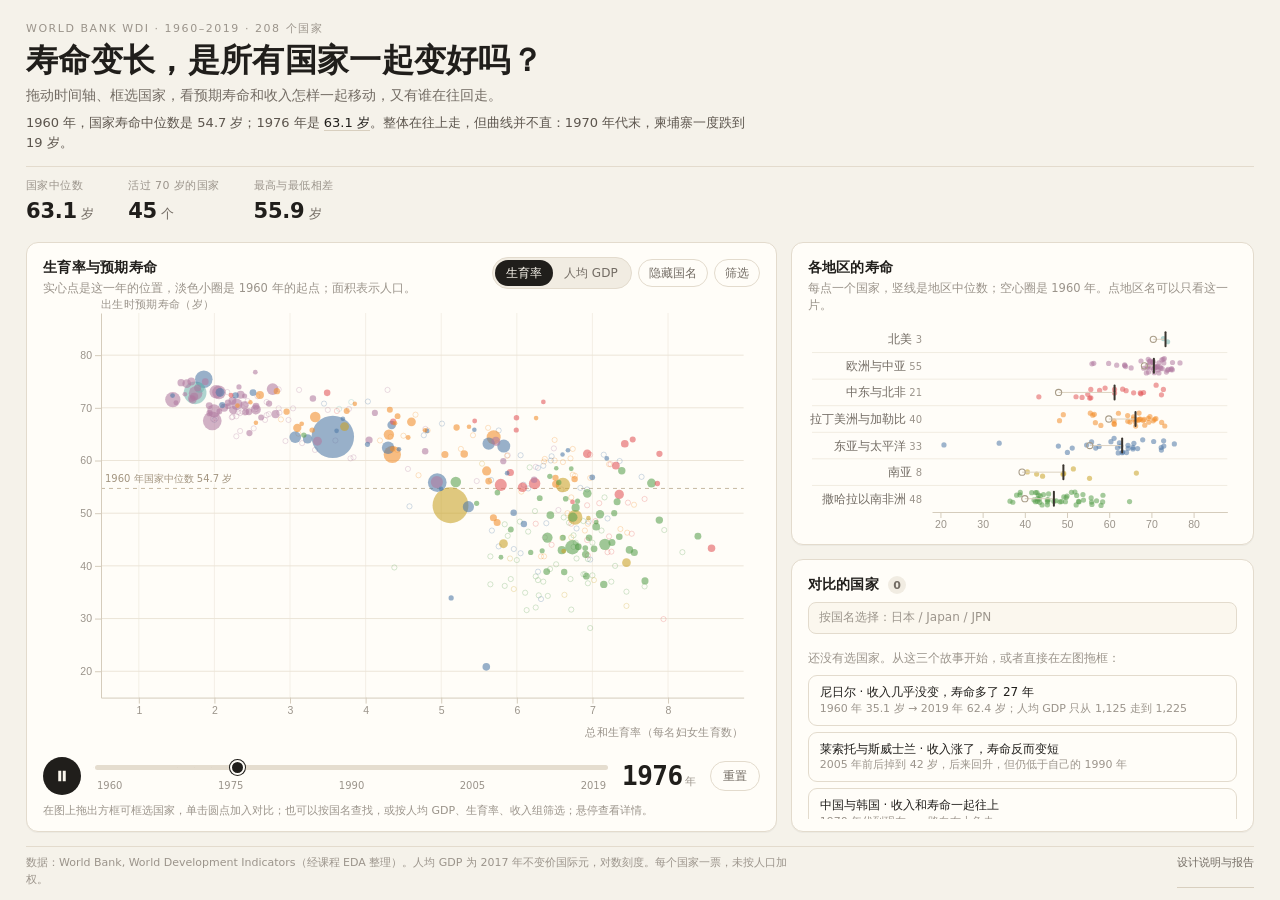
<file: index.html>
<!doctype html>
<html lang="zh-CN">
<head>
<meta charset="utf-8">
<meta name="viewport" content="width=device-width, initial-scale=1">
<title>寿命变长，是所有国家一起变好吗？</title>
<meta name="description" content="1960–2019 年，208 个国家的预期寿命与人均 GDP 交互式可视化。">
<link rel="stylesheet" href="styles.css?v=20261110d">
</head>
<body>
<div class="wrap">

  <header class="masthead">
    <div class="eyebrow">World Bank WDI · 1960–2019 · <span id="n-countries">208</span> 个国家</div>
    <h1>寿命变长，是所有国家一起变好吗？</h1>
    <p class="dek">拖动时间轴、框选国家，看预期寿命和收入怎样一起移动，又有谁在往回走。</p>
    <p class="story" id="story"></p>

    <div class="stats" aria-live="off">
      <div class="stat">
        <span class="stat-k">国家中位数</span>
        <span class="stat-v"><b id="stat-median">—</b> 岁</span>
      </div>
      <div class="stat">
        <span class="stat-k">活过 70 岁的国家</span>
        <span class="stat-v"><b id="stat-over70">—</b> 个</span>
      </div>
      <div class="stat">
        <span class="stat-k">最高与最低相差</span>
        <span class="stat-v"><b id="stat-spread">—</b> 岁</span>
      </div>
    </div>
  </header>

  <main>
    <section class="chart-main panel">
      <div class="chart-head">
        <div class="chart-head-main">
          <h2 id="chart-title">生育率与预期寿命</h2>
          <p class="chart-note" id="chart-note">实心点是这一年的位置，淡色小圈是 1960 年的起点；面积表示人口。</p>
        </div>
        <div class="chart-tools">
          <div class="toggle" role="group" aria-label="横轴指标">
            <button type="button" data-metric="fertility" class="on">生育率</button>
            <button type="button" data-metric="gdp">人均 GDP</button>
          </div>
          <button id="labels-btn" class="tool-btn" type="button" title="在主图上隐藏被选中国家的名字">隐藏国名</button>
          <button id="filter-btn" class="tool-btn" type="button" aria-expanded="false" aria-controls="filter-panel"
            title="按人均 GDP、生育率、收入组筛选国家">筛选<span class="tool-badge" id="filter-badge" hidden>0</span></button>

          <div class="filter-panel" id="filter-panel" hidden>
            <div class="flt-head">
              <h3>按指标筛选国家</h3>
              <button id="filter-clear" class="flt-clear" type="button">清除</button>
            </div>
            <p class="flt-note">条件在 <b id="flt-year">2019</b> 年上取值；拖轴上的一段或直接填数字都行，播放时间轴时会逐年重算。</p>

            <div class="flt-block">
              <div class="flt-row">
                <span>人均 GDP</span>
                <span class="flt-inputs">
                  <input id="flt-gdp-min" class="flt-num" type="number" inputmode="numeric" step="100"
                    min="400" max="200000" placeholder="最低" aria-label="人均 GDP 下限">
                  <span class="flt-dash">–</span>
                  <input id="flt-gdp-max" class="flt-num" type="number" inputmode="numeric" step="100"
                    min="400" max="200000" placeholder="最高" aria-label="人均 GDP 上限">
                </span>
              </div>
              <svg id="flt-gdp" role="img" aria-label="人均 GDP 筛选范围"></svg>
            </div>

            <div class="flt-block">
              <div class="flt-row">
                <span>生育率</span>
                <span class="flt-inputs">
                  <input id="flt-fert-min" class="flt-num" type="number" inputmode="decimal" step="0.1"
                    min="0.5" max="9" placeholder="最低" aria-label="生育率下限">
                  <span class="flt-dash">–</span>
                  <input id="flt-fert-max" class="flt-num" type="number" inputmode="decimal" step="0.1"
                    min="0.5" max="9" placeholder="最高" aria-label="生育率上限">
                </span>
              </div>
              <svg id="flt-fert" role="img" aria-label="生育率筛选范围"></svg>
            </div>

            <div class="flt-block">
              <div class="flt-row"><span>收入组</span><b id="flt-income-val">全部</b></div>
              <div class="flt-income" id="flt-income"></div>
            </div>

            <p class="flt-warn" id="flt-warn" hidden>人均 GDP 自 1990 年才有记录：这一年 GDP 条件暂不生效，只按生育率与收入组筛选。</p>

            <div class="flt-foot">
              <span class="flt-count" id="flt-count">—</span>
              <button class="flt-add" id="flt-add" type="button" disabled>加入对比</button>
            </div>
          </div>
        </div>
      </div>

      <div class="svg-host">
        <svg id="scatter" role="img" aria-label="预期寿命的散点图，横轴可在生育率与人均 GDP 之间切换，随年份变化"></svg>
      </div>

      <div class="controls">
        <button id="play" class="play" type="button" aria-label="播放时间轴">
          <svg viewBox="0 0 24 24" aria-hidden="true"><path d="M8 5v14l11-7z"/></svg>
        </button>
        <div class="slider-wrap">
          <input id="year" type="range" min="1960" max="2019" step="1" value="2019" aria-label="年份">
          <div class="ticks"><span>1960</span><span>1970</span><span>1980</span><span>1990</span><span>2000</span><span>2010</span><span>2019</span></div>
        </div>
        <div class="year-out"><b id="year-label">2019</b><span>年</span></div>
        <button id="reset" class="ghost" type="button">重置</button>
      </div>
      <p class="hint">在图上拖出方框可框选国家，单击圆点加入对比；也可以按国名查找，或按人均 GDP、生育率、收入组筛选；悬停查看详情。</p>
    </section>

    <aside>
      <section class="panel regions">
        <div class="panel-head">
          <h2>各地区的寿命</h2>
          <p class="chart-note">每点一个国家，竖线是地区中位数；空心圈是 1960 年。点地区名可以只看这一片。</p>
        </div>
        <div class="svg-host regions-host">
          <svg id="regions" role="img" aria-label="按地区分组的预期寿命点图"></svg>
        </div>
      </section>

      <section class="panel selected">
        <div class="panel-head">
          <div class="sel-head">
            <h2>对比的国家 <span class="count" id="sel-count">0</span></h2>
            <button id="sel-clear" class="sel-clear" type="button" hidden>清空全部</button>
          </div>
          <div class="search" id="search-wrap">
            <input id="country-search" type="text" role="combobox" autocomplete="off" spellcheck="false"
              placeholder="按国名选择：日本 / Japan / JPN" aria-label="按国家名字查找并加入对比"
              aria-expanded="false" aria-autocomplete="list" aria-controls="country-list">
            <ul class="suggest" id="country-list" role="listbox" aria-label="匹配的国家" hidden></ul>
          </div>
        </div>
        <div class="chips" id="chips"></div>
      </section>
    </aside>
  </main>

  <footer>
    <span>数据：World Bank, World Development Indicators（经课程 EDA 整理）。人均 GDP 为 2017 年不变价国际元，对数刻度。每个国家一票，未按人口加权。</span>
    <a href="report.html">设计说明与报告</a>
  </footer>

  <div class="tip" id="tip" role="status" aria-live="polite"></div>
</div>

<script src="vendor/d3.min.js"></script>
<script src="data/countries.js"></script>
<script src="app.js?v=20261110d"></script>
</body>
</html>
</file>
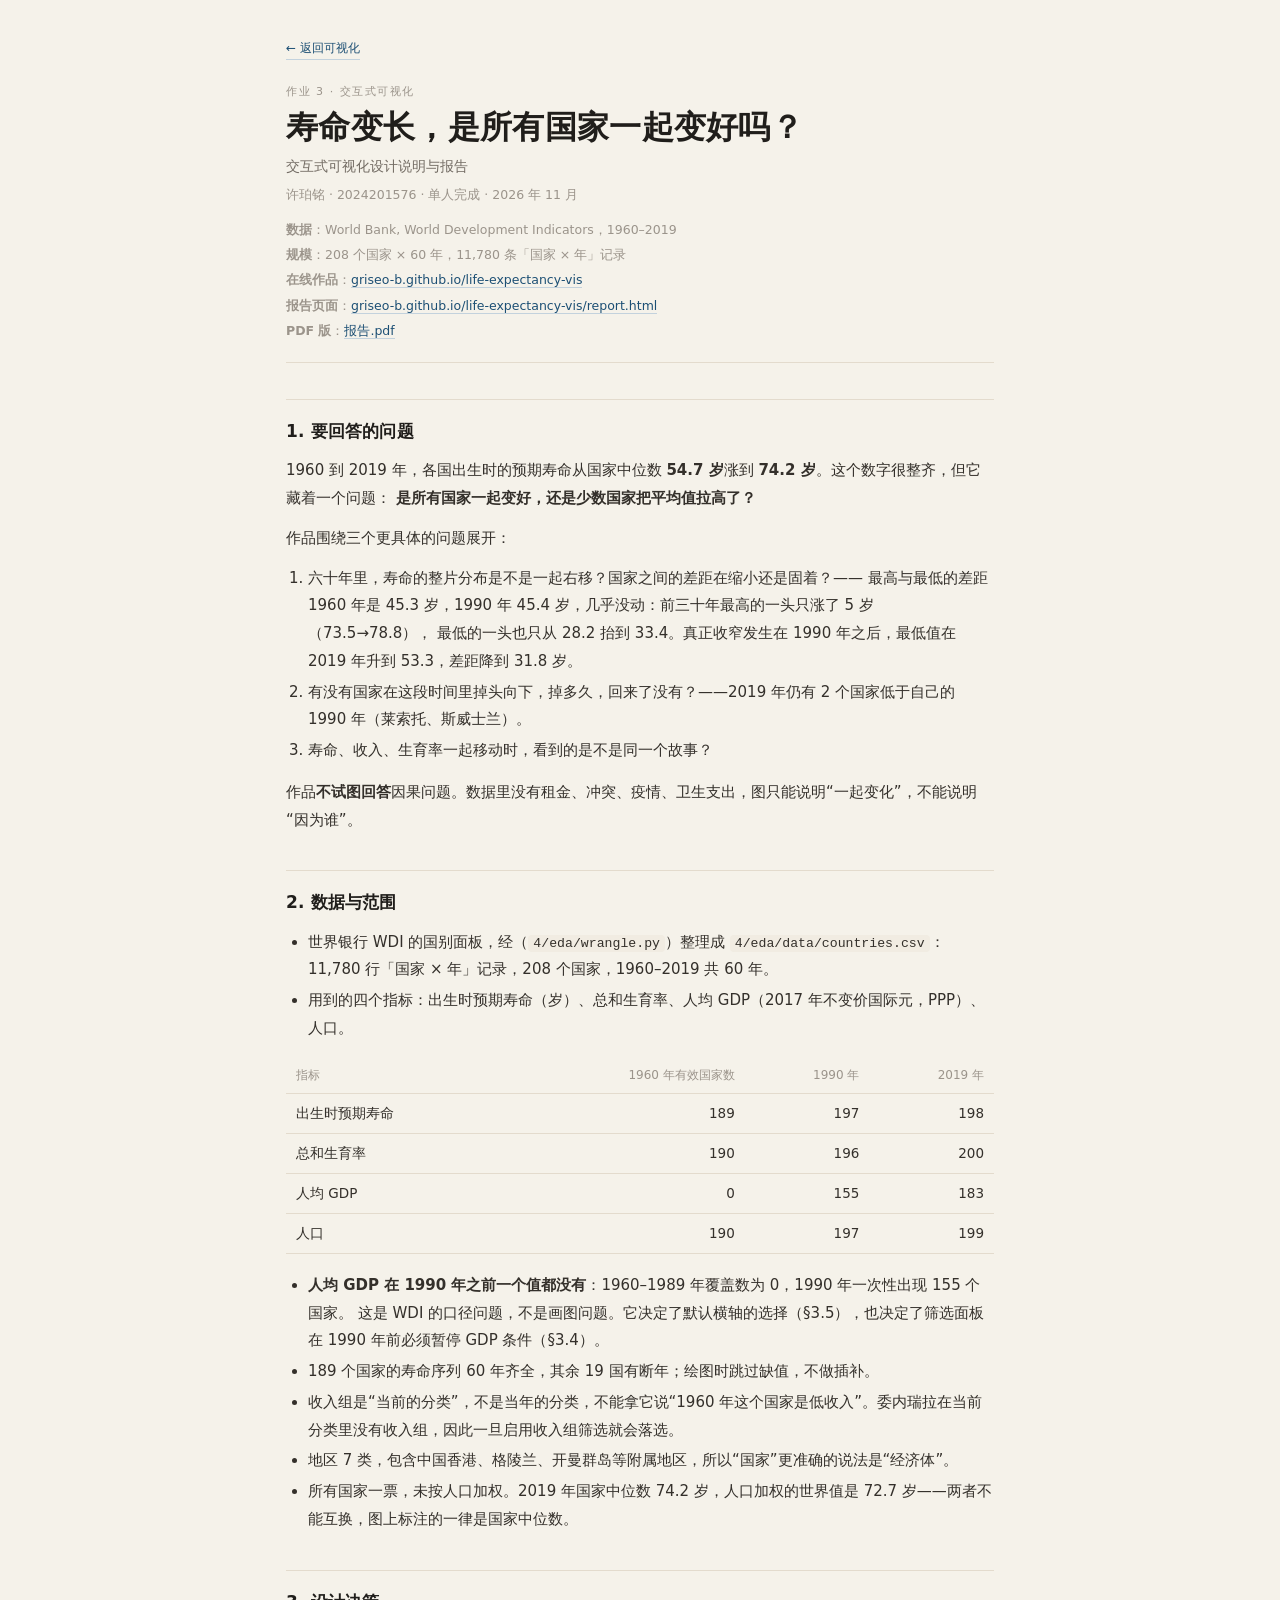
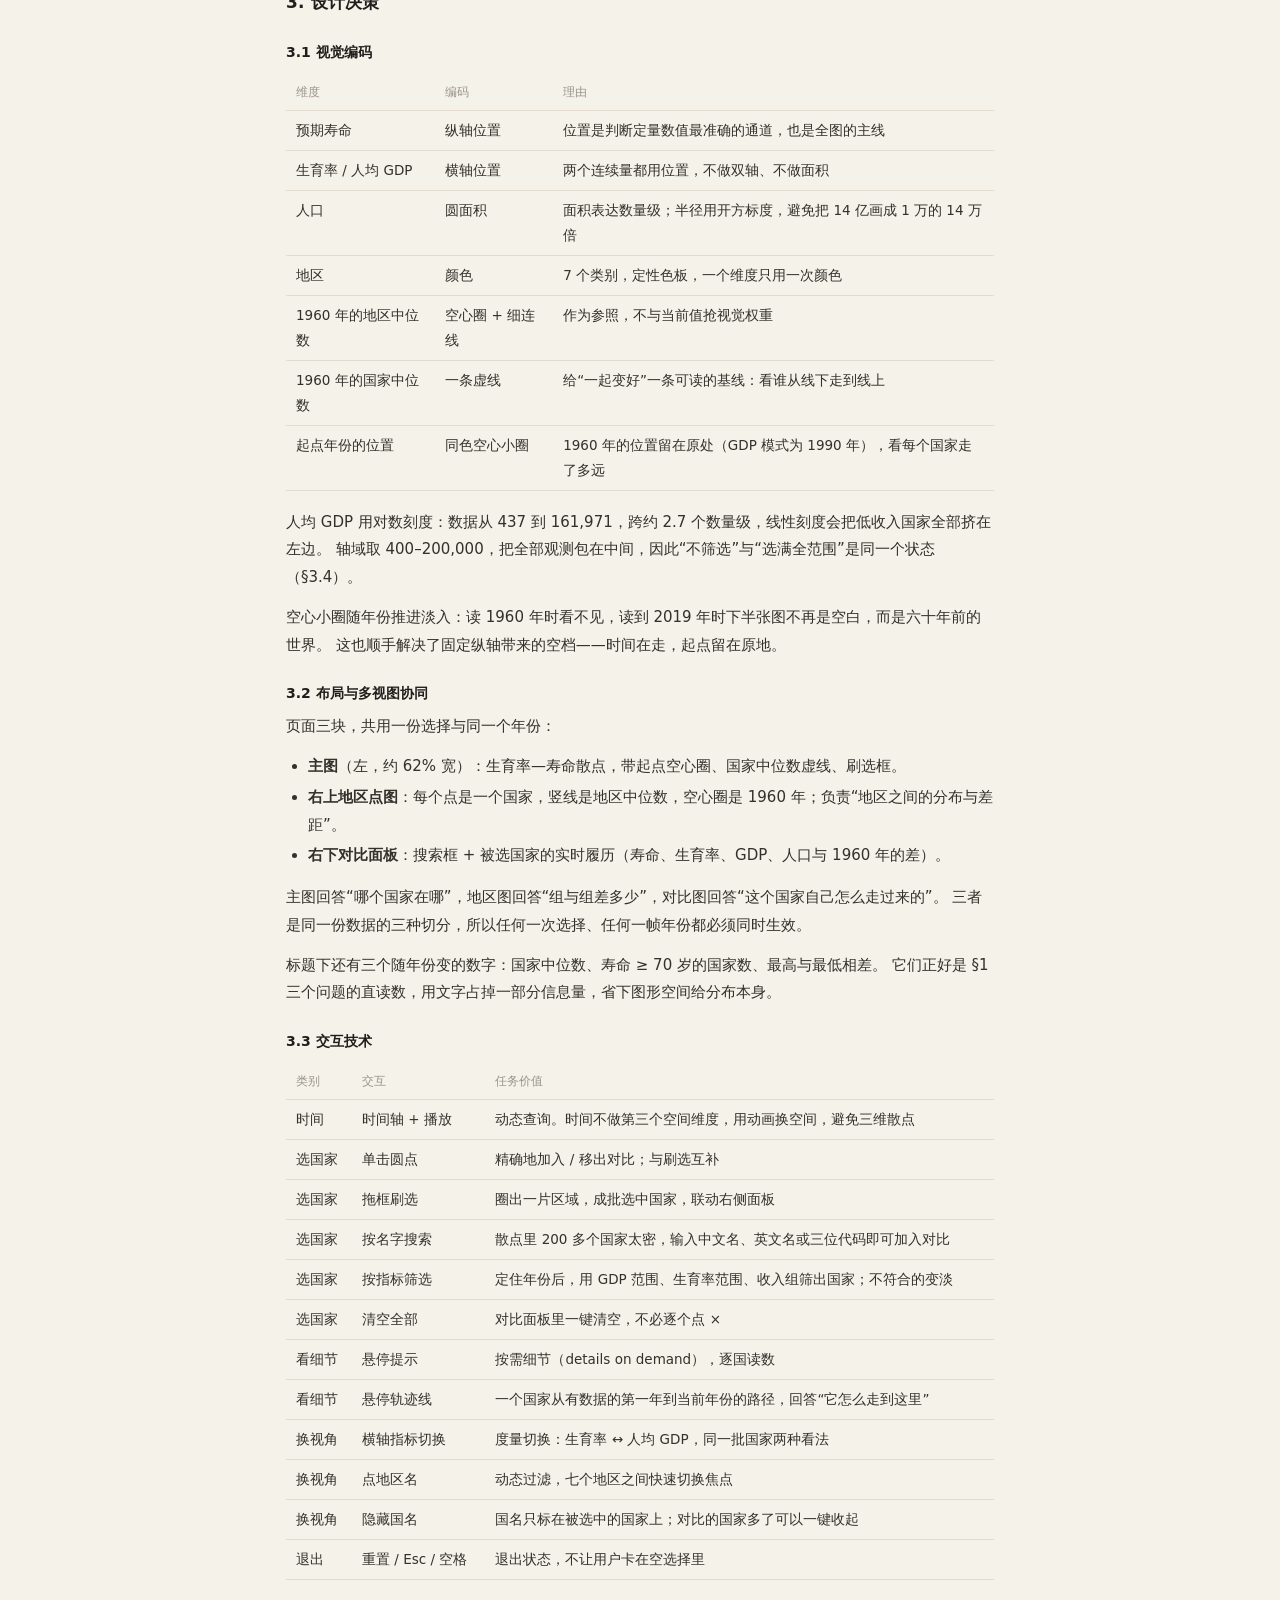
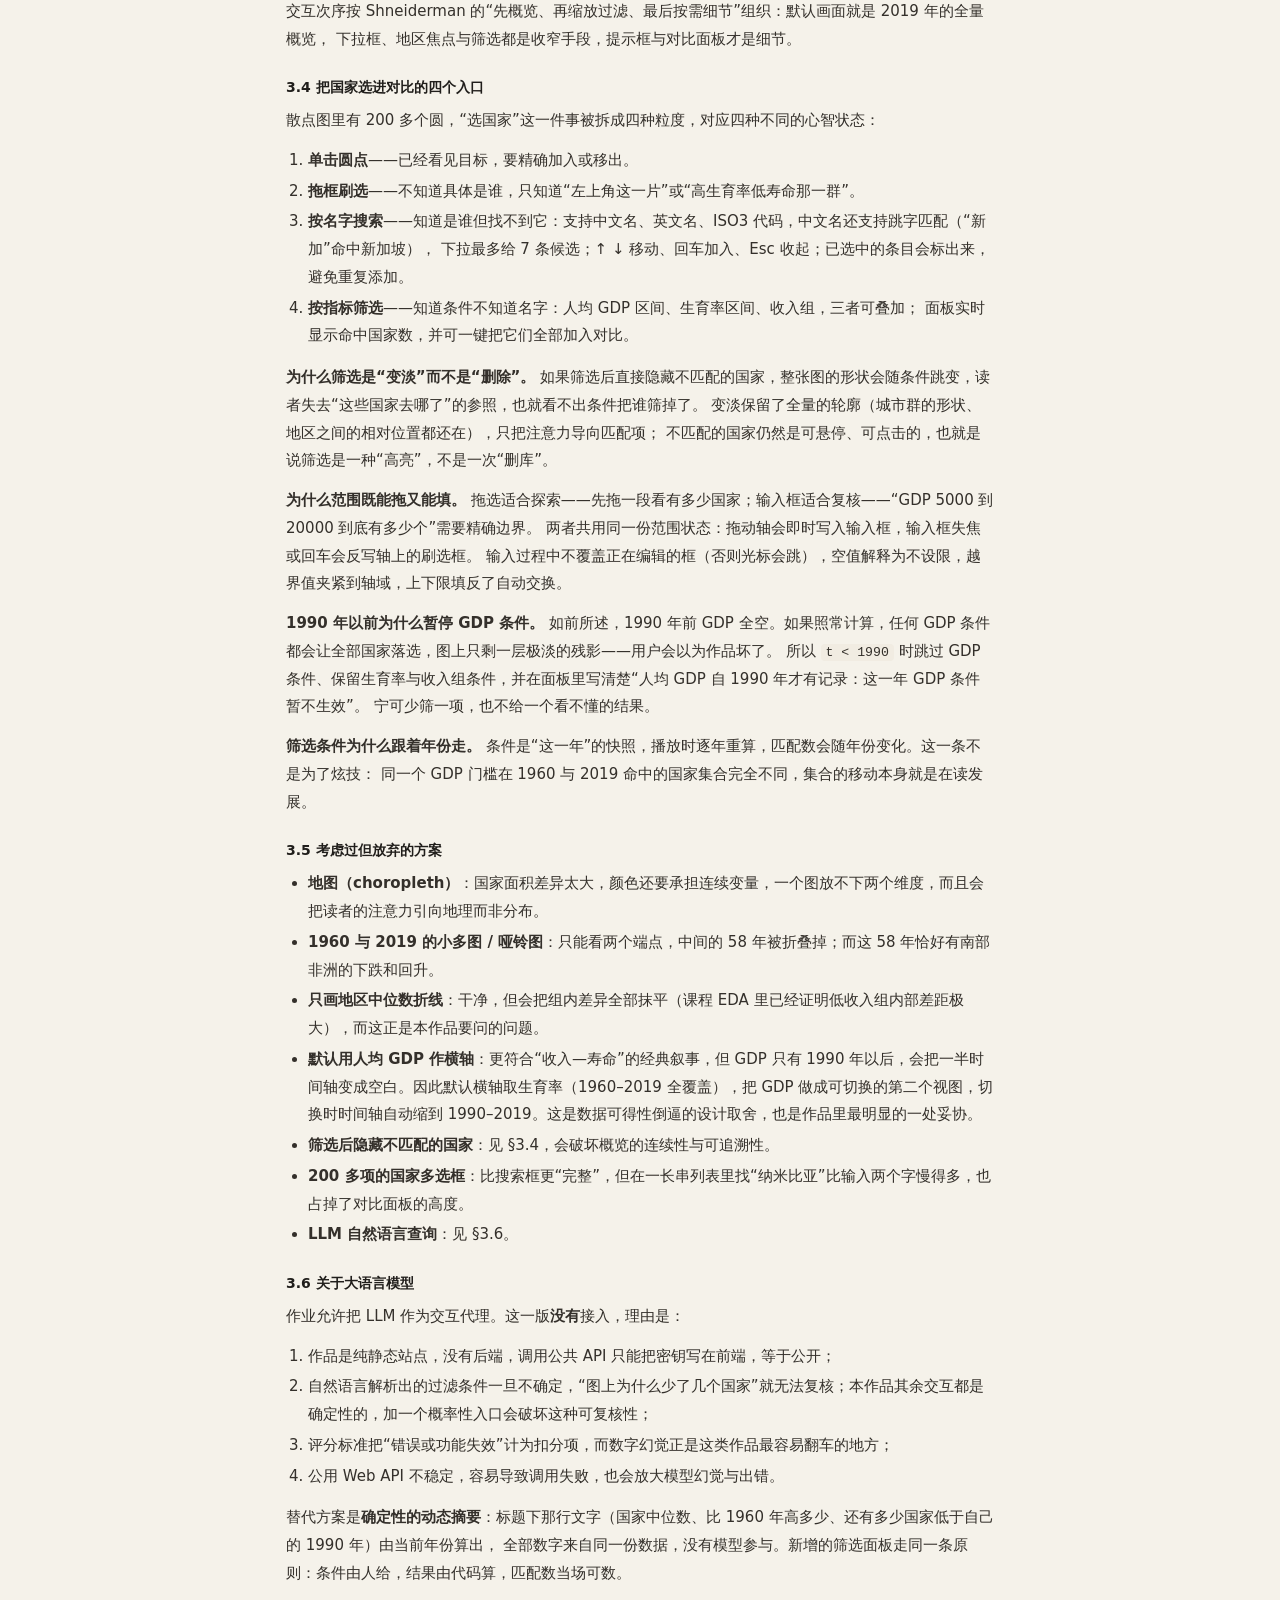
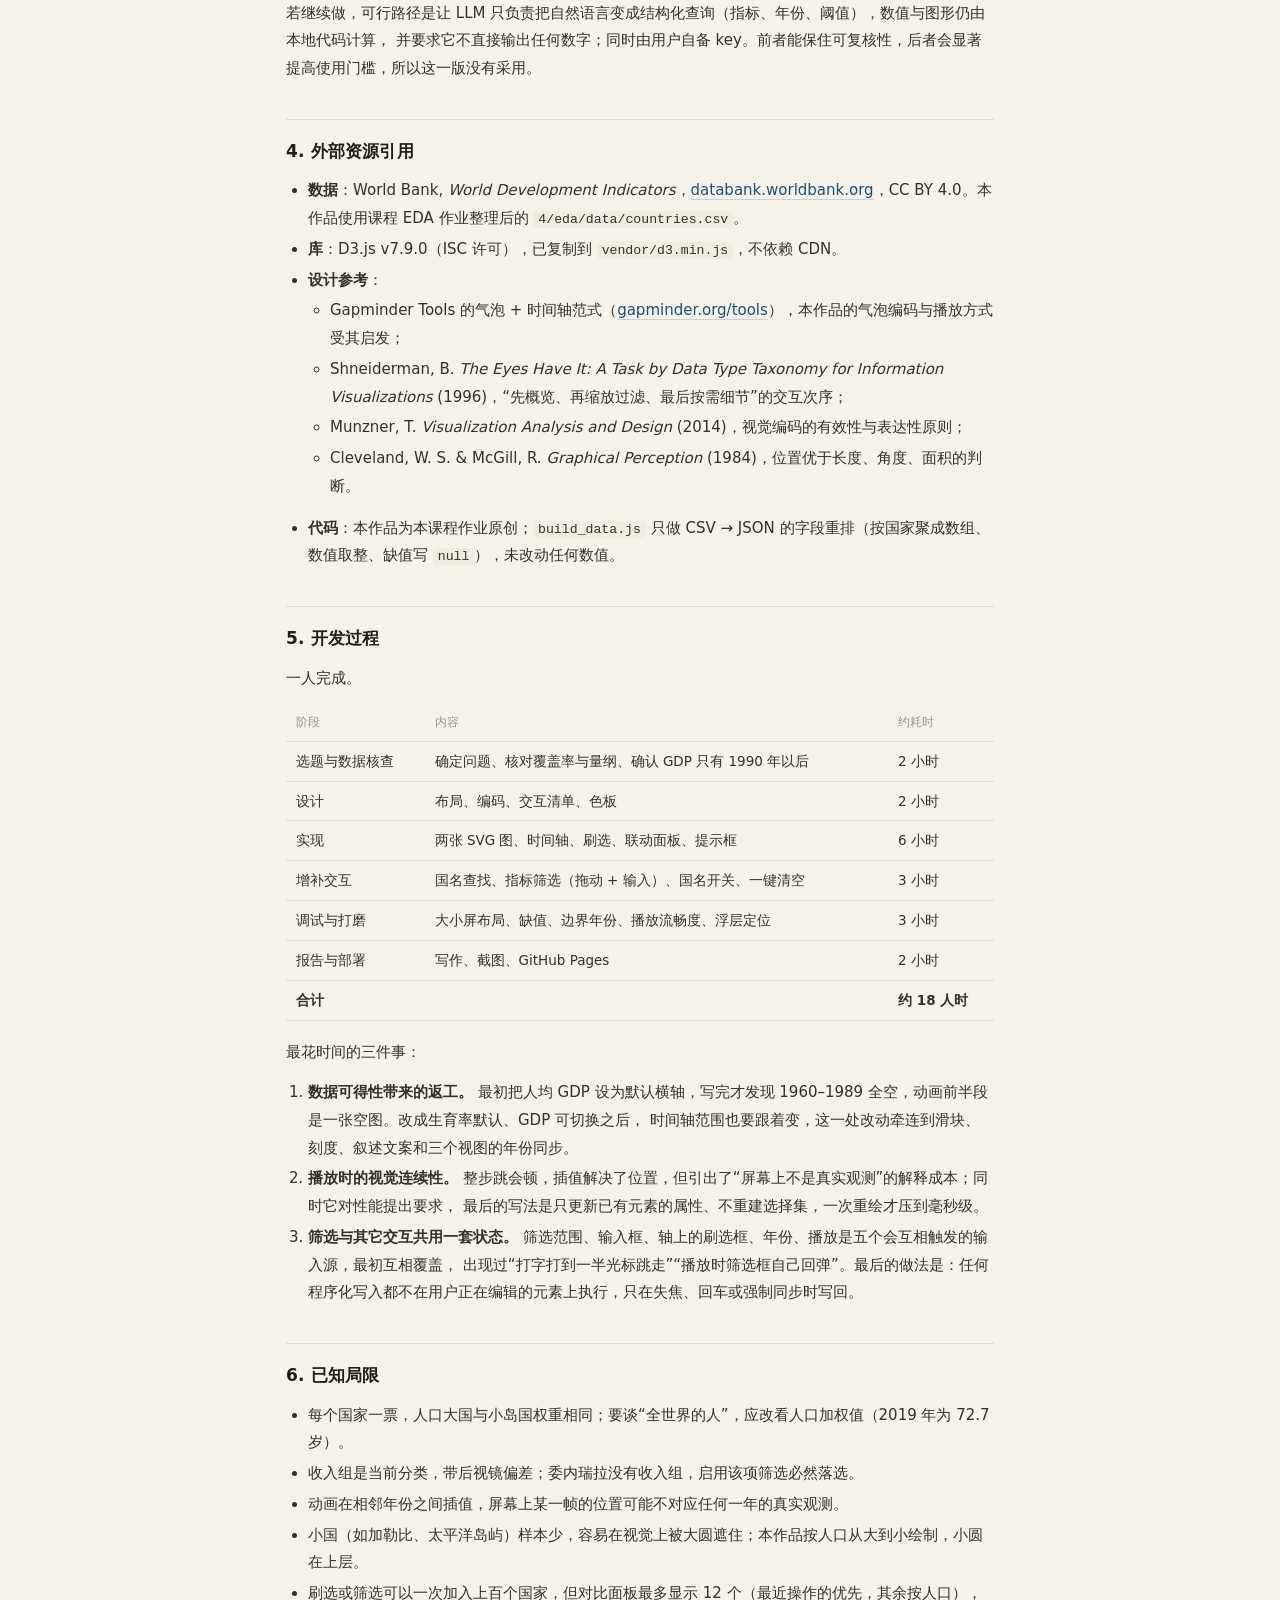
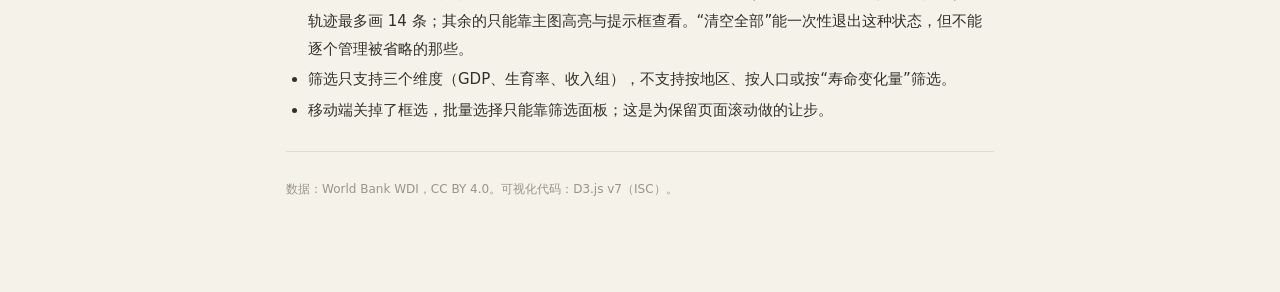
<file: report.html>
<!doctype html>
<html lang="zh-CN">
<head>
<meta charset="utf-8">
<meta name="viewport" content="width=device-width, initial-scale=1">
<title>设计说明与报告 · 寿命变长，是所有国家一起变好吗？</title>
<link rel="stylesheet" href="styles.css">
<style>
  body { font-size: 15px; }
  .doc {
    max-width: 760px;
    margin: 0 auto;
    padding: 34px 26px 80px;
    line-height: 1.85;
  }
  .back {
    display: inline-block;
    font-size: 12px;
    color: var(--muted);
    text-decoration: none;
    border-bottom: 1px solid #d8cfbf;
    margin-bottom: 22px;
  }
  .back:hover { color: var(--ink); }
  .doc .eyebrow { margin-bottom: 4px; }
  .doc h1 {
    font-size: clamp(24px, 3.2vw, 32px);
    margin: 2px 0 6px;
    line-height: 1.3;
  }
  .doc .subtitle {
    color: var(--muted);
    font-size: 13.5px;
    margin: 0 0 4px;
  }
  .doc .byline {
    color: var(--faint);
    font-size: 12.5px;
    margin: 0 0 12px;
  }
  .doc .docmeta {
    list-style: none;
    margin: 0 0 26px;
    padding: 0 0 18px;
    border-bottom: 1px solid var(--line);
    font-size: 12.5px;
    color: var(--faint);
  }
  .doc .docmeta li { margin: 2px 0; }
  .doc h2 {
    font-size: 17px;
    margin: 36px 0 10px;
    padding-top: 16px;
    border-top: 1px solid var(--line);
    letter-spacing: 0.01em;
  }
  .doc h3 {
    font-size: 14px;
    margin: 22px 0 6px;
    color: var(--ink);
  }
  .doc p { margin: 0 0 12px; color: #34302b; }
  .doc ul, .doc ol { margin: 0 0 14px; padding-left: 22px; color: #34302b; }
  .doc li { margin: 3px 0; }
  .doc strong { font-weight: 600; }
  .doc code {
    font-family: ui-monospace, "SF Mono", "Cascadia Mono", Consolas, monospace;
    font-size: 0.88em;
    background: #f1ece2;
    padding: 1px 5px;
    border-radius: 4px;
  }
  .doc table {
    width: 100%;
    border-collapse: collapse;
    margin: 8px 0 18px;
    font-size: 13.5px;
  }
  .doc th, .doc td {
    text-align: left;
    padding: 7px 10px;
    border-bottom: 1px solid var(--line);
    vertical-align: top;
    color: #34302b;
  }
  .doc th {
    color: var(--faint);
    font-weight: 500;
    font-size: 12px;
    white-space: nowrap;
  }
  .doc table.num td:not(:first-child), .doc table.num th:not(:first-child) { text-align: right; }
  .doc a { color: var(--accent); text-decoration: none; border-bottom: 1px solid #c3d2dd; }
  .doc a:hover { border-bottom-color: var(--accent); }
  .doc hr { border: 0; border-top: 1px solid var(--line); margin: 26px 0; }
  .doc .footnote { font-size: 12px; color: var(--faint); }
  @media (max-width: 620px) {
    .doc { padding: 24px 16px 60px; }
    .doc table { font-size: 12.5px; }
    .doc th, .doc td { padding: 6px 6px; }
  }
  @media print {
    body { background: #fff; }
    .back { display: none; }
    .doc { max-width: none; padding: 0; }
    .doc h2 { break-after: avoid; }
    .doc table, .doc li { break-inside: avoid; }
  }
</style>
</head>
<body>
<div class="doc">
  <a class="back" href="index.html">← 返回可视化</a>
  <div class="eyebrow">作业 3 · 交互式可视化</div>
  <h1>寿命变长，是所有国家一起变好吗？</h1>
  <p class="subtitle">交互式可视化设计说明与报告</p>
  <p class="byline">许珀铭 · 2024201576 · 单人完成 · 2026 年 11 月</p>
  <ul class="docmeta">
    <li><strong>数据</strong>：World Bank, World Development Indicators，1960–2019</li>
    <li><strong>规模</strong>：208 个国家 × 60 年，11,780 条「国家 × 年」记录</li>
    <li><strong>在线作品</strong>：<a href="https://griseo-b.github.io/life-expectancy-vis/">griseo-b.github.io/life-expectancy-vis</a></li>
    <li><strong>报告页面</strong>：<a href="https://griseo-b.github.io/life-expectancy-vis/report.html">griseo-b.github.io/life-expectancy-vis/report.html</a></li>
    <li><strong>PDF 版</strong>：<a href="报告.pdf">报告.pdf</a></li>
  </ul>

  <h2>1. 要回答的问题</h2>
  <p>
    1960 到 2019 年，各国出生时的预期寿命从国家中位数 <strong>54.7 岁</strong>涨到 <strong>74.2 岁</strong>。这个数字很整齐，但它藏着一个问题：
    <strong>是所有国家一起变好，还是少数国家把平均值拉高了？</strong>
  </p>
  <p>作品围绕三个更具体的问题展开：</p>
  <ol>
    <li>
      六十年里，寿命的整片分布是不是一起右移？国家之间的差距在缩小还是固着？——
      最高与最低的差距 1960 年是 45.3 岁，1990 年 45.4 岁，几乎没动：前三十年最高的一头只涨了 5 岁（73.5→78.8），
      最低的一头也只从 28.2 抬到 33.4。真正收窄发生在 1990 年之后，最低值在 2019 年升到 53.3，差距降到 31.8 岁。
    </li>
    <li>有没有国家在这段时间里掉头向下，掉多久，回来了没有？——2019 年仍有 2 个国家低于自己的 1990 年（莱索托、斯威士兰）。</li>
    <li>寿命、收入、生育率一起移动时，看到的是不是同一个故事？</li>
  </ol>
  <p>
    作品<strong>不试图回答</strong>因果问题。数据里没有租金、冲突、疫情、卫生支出，图只能说明“一起变化”，不能说明“因为谁”。
  </p>

  <h2>2. 数据与范围</h2>
  <ul>
    <li>世界银行 WDI 的国别面板，经（<code>4/eda/wrangle.py</code>）整理成 <code>4/eda/data/countries.csv</code>：11,780 行「国家 × 年」记录，208 个国家，1960–2019 共 60 年。</li>
    <li>用到的四个指标：出生时预期寿命（岁）、总和生育率、人均 GDP（2017 年不变价国际元，PPP）、人口。</li>
  </ul>
  <table class="num">
    <thead><tr><th>指标</th><th>1960 年有效国家数</th><th>1990 年</th><th>2019 年</th></tr></thead>
    <tbody>
      <tr><td>出生时预期寿命</td><td>189</td><td>197</td><td>198</td></tr>
      <tr><td>总和生育率</td><td>190</td><td>196</td><td>200</td></tr>
      <tr><td>人均 GDP</td><td>0</td><td>155</td><td>183</td></tr>
      <tr><td>人口</td><td>190</td><td>197</td><td>199</td></tr>
    </tbody>
  </table>
  <ul>
    <li>
      <strong>人均 GDP 在 1990 年之前一个值都没有</strong>：1960–1989 年覆盖数为 0，1990 年一次性出现 155 个国家。
      这是 WDI 的口径问题，不是画图问题。它决定了默认横轴的选择（§3.5），也决定了筛选面板在 1990 年前必须暂停 GDP 条件（§3.4）。
    </li>
    <li>189 个国家的寿命序列 60 年齐全，其余 19 国有断年；绘图时跳过缺值，不做插补。</li>
    <li>收入组是“当前的分类”，不是当年的分类，不能拿它说“1960 年这个国家是低收入”。委内瑞拉在当前分类里没有收入组，因此一旦启用收入组筛选就会落选。</li>
    <li>地区 7 类，包含中国香港、格陵兰、开曼群岛等附属地区，所以“国家”更准确的说法是“经济体”。</li>
    <li>所有国家一票，未按人口加权。2019 年国家中位数 74.2 岁，人口加权的世界值是 72.7 岁——两者不能互换，图上标注的一律是国家中位数。</li>
  </ul>

  <h2>3. 设计决策</h2>

  <h3>3.1 视觉编码</h3>
  <table>
    <thead>
      <tr><th>维度</th><th>编码</th><th>理由</th></tr>
    </thead>
    <tbody>
      <tr><td>预期寿命</td><td>纵轴位置</td><td>位置是判断定量数值最准确的通道，也是全图的主线</td></tr>
      <tr><td>生育率 / 人均 GDP</td><td>横轴位置</td><td>两个连续量都用位置，不做双轴、不做面积</td></tr>
      <tr><td>人口</td><td>圆面积</td><td>面积表达数量级；半径用开方标度，避免把 14 亿画成 1 万的 14 万倍</td></tr>
      <tr><td>地区</td><td>颜色</td><td>7 个类别，定性色板，一个维度只用一次颜色</td></tr>
      <tr><td>1960 年的地区中位数</td><td>空心圈 + 细连线</td><td>作为参照，不与当前值抢视觉权重</td></tr>
      <tr><td>1960 年的国家中位数</td><td>一条虚线</td><td>给“一起变好”一条可读的基线：看谁从线下走到线上</td></tr>
      <tr><td>起点年份的位置</td><td>同色空心小圈</td><td>1960 年的位置留在原处（GDP 模式为 1990 年），看每个国家走了多远</td></tr>
    </tbody>
  </table>
  <p>
    人均 GDP 用对数刻度：数据从 437 到 161,971，跨约 2.7 个数量级，线性刻度会把低收入国家全部挤在左边。
    轴域取 400–200,000，把全部观测包在中间，因此“不筛选”与“选满全范围”是同一个状态（§3.4）。
  </p>
  <p>
    空心小圈随年份推进淡入：读 1960 年时看不见，读到 2019 年时下半张图不再是空白，而是六十年前的世界。
    这也顺手解决了固定纵轴带来的空档——时间在走，起点留在原地。
  </p>

  <h3>3.2 布局与多视图协同</h3>
  <p>页面三块，共用一份选择与同一个年份：</p>
  <ul>
    <li><strong>主图</strong>（左，约 62% 宽）：生育率—寿命散点，带起点空心圈、国家中位数虚线、刷选框。</li>
    <li><strong>右上地区点图</strong>：每个点是一个国家，竖线是地区中位数，空心圈是 1960 年；负责“地区之间的分布与差距”。</li>
    <li><strong>右下对比面板</strong>：搜索框 + 被选国家的实时履历（寿命、生育率、GDP、人口与 1960 年的差）。</li>
  </ul>
  <p>
    主图回答“哪个国家在哪”，地区图回答“组与组差多少”，对比图回答“这个国家自己怎么走过来的”。
    三者是同一份数据的三种切分，所以任何一次选择、任何一帧年份都必须同时生效。
  </p>
  <p>
    标题下还有三个随年份变的数字：国家中位数、寿命 ≥ 70 岁的国家数、最高与最低相差。
    它们正好是 §1 三个问题的直读数，用文字占掉一部分信息量，省下图形空间给分布本身。
  </p>

  <h3>3.3 交互技术</h3>
  <table>
    <thead><tr><th>类别</th><th>交互</th><th>任务价值</th></tr></thead>
    <tbody>
      <tr><td>时间</td><td>时间轴 + 播放</td><td>动态查询。时间不做第三个空间维度，用动画换空间，避免三维散点</td></tr>
      <tr><td>选国家</td><td>单击圆点</td><td>精确地加入 / 移出对比；与刷选互补</td></tr>
      <tr><td>选国家</td><td>拖框刷选</td><td>圈出一片区域，成批选中国家，联动右侧面板</td></tr>
      <tr><td>选国家</td><td>按名字搜索</td><td>散点里 200 多个国家太密，输入中文名、英文名或三位代码即可加入对比</td></tr>
      <tr><td>选国家</td><td>按指标筛选</td><td>定住年份后，用 GDP 范围、生育率范围、收入组筛出国家；不符合的变淡</td></tr>
      <tr><td>选国家</td><td>清空全部</td><td>对比面板里一键清空，不必逐个点 ×</td></tr>
      <tr><td>看细节</td><td>悬停提示</td><td>按需细节（details on demand），逐国读数</td></tr>
      <tr><td>看细节</td><td>悬停轨迹线</td><td>一个国家从有数据的第一年到当前年份的路径，回答“它怎么走到这里”</td></tr>
      <tr><td>换视角</td><td>横轴指标切换</td><td>度量切换：生育率 ↔ 人均 GDP，同一批国家两种看法</td></tr>
      <tr><td>换视角</td><td>点地区名</td><td>动态过滤，七个地区之间快速切换焦点</td></tr>
      <tr><td>换视角</td><td>隐藏国名</td><td>国名只标在被选中的国家上；对比的国家多了可以一键收起</td></tr>
      <tr><td>退出</td><td>重置 / Esc / 空格</td><td>退出状态，不让用户卡在空选择里</td></tr>
    </tbody>
  </table>
  <p>
    交互次序按 Shneiderman 的“先概览、再缩放过滤、最后按需细节”组织：默认画面就是 2019 年的全量概览，
    下拉框、地区焦点与筛选都是收窄手段，提示框与对比面板才是细节。
  </p>

  <h3>3.4 把国家选进对比的四个入口</h3>
  <p>散点图里有 200 多个圆，“选国家”这一件事被拆成四种粒度，对应四种不同的心智状态：</p>
  <ol>
    <li><strong>单击圆点</strong>——已经看见目标，要精确加入或移出。</li>
    <li><strong>拖框刷选</strong>——不知道具体是谁，只知道“左上角这一片”或“高生育率低寿命那一群”。</li>
    <li>
      <strong>按名字搜索</strong>——知道是谁但找不到它：支持中文名、英文名、ISO3 代码，中文名还支持跳字匹配（“新加”命中新加坡），
      下拉最多给 7 条候选；↑ ↓ 移动、回车加入、Esc 收起；已选中的条目会标出来，避免重复添加。
    </li>
    <li>
      <strong>按指标筛选</strong>——知道条件不知道名字：人均 GDP 区间、生育率区间、收入组，三者可叠加；
      面板实时显示命中国家数，并可一键把它们全部加入对比。
    </li>
  </ol>

  <p>
    <strong>为什么筛选是“变淡”而不是“删除”。</strong>
    如果筛选后直接隐藏不匹配的国家，整张图的形状会随条件跳变，读者失去“这些国家去哪了”的参照，也就看不出条件把谁筛掉了。
    变淡保留了全量的轮廓（城市群的形状、地区之间的相对位置都还在），只把注意力导向匹配项；
    不匹配的国家仍然是可悬停、可点击的，也就是说筛选是一种“高亮”，不是一次“删库”。
  </p>
  <p>
    <strong>为什么范围既能拖又能填。</strong>
    拖选适合探索——先拖一段看有多少国家；输入框适合复核——“GDP 5000 到 20000 到底有多少个”需要精确边界。
    两者共用同一份范围状态：拖动轴会即时写入输入框，输入框失焦或回车会反写轴上的刷选框。
    输入过程中不覆盖正在编辑的框（否则光标会跳），空值解释为不设限，越界值夹紧到轴域，上下限填反了自动交换。
  </p>
  <p>
    <strong>1990 年以前为什么暂停 GDP 条件。</strong>
    如前所述，1990 年前 GDP 全空。如果照常计算，任何 GDP 条件都会让全部国家落选，图上只剩一层极淡的残影——用户会以为作品坏了。
    所以 <code>t &lt; 1990</code> 时跳过 GDP 条件、保留生育率与收入组条件，并在面板里写清楚“人均 GDP 自 1990 年才有记录：这一年 GDP 条件暂不生效”。
    宁可少筛一项，也不给一个看不懂的结果。
  </p>
  <p>
    <strong>筛选条件为什么跟着年份走。</strong>
    条件是“这一年”的快照，播放时逐年重算，匹配数会随年份变化。这一条不是为了炫技：
    同一个 GDP 门槛在 1960 与 2019 命中的国家集合完全不同，集合的移动本身就是在读发展。
  </p>

  <h3>3.5 考虑过但放弃的方案</h3>
  <ul>
    <li><strong>地图（choropleth）</strong>：国家面积差异太大，颜色还要承担连续变量，一个图放不下两个维度，而且会把读者的注意力引向地理而非分布。</li>
    <li><strong>1960 与 2019 的小多图 / 哑铃图</strong>：只能看两个端点，中间的 58 年被折叠掉；而这 58 年恰好有南部非洲的下跌和回升。</li>
    <li><strong>只画地区中位数折线</strong>：干净，但会把组内差异全部抹平（课程 EDA 里已经证明低收入组内部差距极大），而这正是本作品要问的问题。</li>
    <li><strong>默认用人均 GDP 作横轴</strong>：更符合“收入—寿命”的经典叙事，但 GDP 只有 1990 年以后，会把一半时间轴变成空白。因此默认横轴取生育率（1960–2019 全覆盖），把 GDP 做成可切换的第二个视图，切换时时间轴自动缩到 1990–2019。这是数据可得性倒逼的设计取舍，也是作品里最明显的一处妥协。</li>
    <li><strong>筛选后隐藏不匹配的国家</strong>：见 §3.4，会破坏概览的连续性与可追溯性。</li>
    <li><strong>200 多项的国家多选框</strong>：比搜索框更“完整”，但在一长串列表里找“纳米比亚”比输入两个字慢得多，也占掉了对比面板的高度。</li>
    <li><strong>LLM 自然语言查询</strong>：见 §3.6。</li>
  </ul>

  <h3>3.6 关于大语言模型</h3>
  <p>作业允许把 LLM 作为交互代理。这一版<strong>没有</strong>接入，理由是：</p>
  <ol>
    <li>作品是纯静态站点，没有后端，调用公共 API 只能把密钥写在前端，等于公开；</li>
    <li>自然语言解析出的过滤条件一旦不确定，“图上为什么少了几个国家”就无法复核；本作品其余交互都是确定性的，加一个概率性入口会破坏这种可复核性；</li>
    <li>评分标准把“错误或功能失效”计为扣分项，而数字幻觉正是这类作品最容易翻车的地方；</li>
    <li>公用 Web API 不稳定，容易导致调用失败，也会放大模型幻觉与出错。</li>
  </ol>
  <p>
    替代方案是<strong>确定性的动态摘要</strong>：标题下那行文字（国家中位数、比 1960 年高多少、还有多少国家低于自己的 1990 年）由当前年份算出，
    全部数字来自同一份数据，没有模型参与。新增的筛选面板走同一条原则：条件由人给，结果由代码算，匹配数当场可数。
  </p>
  <p>
    若继续做，可行路径是让 LLM 只负责把自然语言变成结构化查询（指标、年份、阈值），数值与图形仍由本地代码计算，
    并要求它不直接输出任何数字；同时由用户自备 key。前者能保住可复核性，后者会显著提高使用门槛，所以这一版没有采用。
  </p>

  <h2>4. 外部资源引用</h2>
  <ul>
    <li><strong>数据</strong>：World Bank, <em>World Development Indicators</em>，<a href="https://databank.worldbank.org/source/world-development-indicators">databank.worldbank.org</a>，CC BY 4.0。本作品使用课程 EDA 作业整理后的 <code>4/eda/data/countries.csv</code>。</li>
    <li><strong>库</strong>：D3.js v7.9.0（ISC 许可），已复制到 <code>vendor/d3.min.js</code>，不依赖 CDN。</li>
    <li><strong>设计参考</strong>：
      <ul>
        <li>Gapminder Tools 的气泡 + 时间轴范式（<a href="https://www.gapminder.org/tools/">gapminder.org/tools</a>），本作品的气泡编码与播放方式受其启发；</li>
        <li>Shneiderman, B. <em>The Eyes Have It: A Task by Data Type Taxonomy for Information Visualizations</em> (1996)，“先概览、再缩放过滤、最后按需细节”的交互次序；</li>
        <li>Munzner, T. <em>Visualization Analysis and Design</em> (2014)，视觉编码的有效性与表达性原则；</li>
        <li>Cleveland, W. S. &amp; McGill, R. <em>Graphical Perception</em> (1984)，位置优于长度、角度、面积的判断。</li>
      </ul>
    </li>
    <li><strong>代码</strong>：本作品为本课程作业原创；<code>build_data.js</code> 只做 CSV → JSON 的字段重排（按国家聚成数组、数值取整、缺值写 <code>null</code>），未改动任何数值。</li>
  </ul>

  <h2>5. 开发过程</h2>
  <p>一人完成。</p>
  <table>
    <thead><tr><th>阶段</th><th>内容</th><th>约耗时</th></tr></thead>
    <tbody>
      <tr><td>选题与数据核查</td><td>确定问题、核对覆盖率与量纲、确认 GDP 只有 1990 年以后</td><td>2 小时</td></tr>
      <tr><td>设计</td><td>布局、编码、交互清单、色板</td><td>2 小时</td></tr>
      <tr><td>实现</td><td>两张 SVG 图、时间轴、刷选、联动面板、提示框</td><td>6 小时</td></tr>
      <tr><td>增补交互</td><td>国名查找、指标筛选（拖动 + 输入）、国名开关、一键清空</td><td>3 小时</td></tr>
      <tr><td>调试与打磨</td><td>大小屏布局、缺值、边界年份、播放流畅度、浮层定位</td><td>3 小时</td></tr>
      <tr><td>报告与部署</td><td>写作、截图、GitHub Pages</td><td>2 小时</td></tr>
      <tr><td><strong>合计</strong></td><td></td><td><strong>约 18 人时</strong></td></tr>
    </tbody>
  </table>
  <p>最花时间的三件事：</p>
  <ol>
    <li>
      <strong>数据可得性带来的返工。</strong>
      最初把人均 GDP 设为默认横轴，写完才发现 1960–1989 全空，动画前半段是一张空图。改成生育率默认、GDP 可切换之后，
      时间轴范围也要跟着变，这一处改动牵连到滑块、刻度、叙述文案和三个视图的年份同步。
    </li>
    <li>
      <strong>播放时的视觉连续性。</strong>
      整步跳会顿，插值解决了位置，但引出了“屏幕上不是真实观测”的解释成本；同时它对性能提出要求，
      最后的写法是只更新已有元素的属性、不重建选择集，一次重绘才压到毫秒级。
    </li>
    <li>
      <strong>筛选与其它交互共用一套状态。</strong>
      筛选范围、输入框、轴上的刷选框、年份、播放是五个会互相触发的输入源，最初互相覆盖，
      出现过“打字打到一半光标跳走”“播放时筛选框自己回弹”。最后的做法是：任何程序化写入都不在用户正在编辑的元素上执行，只在失焦、回车或强制同步时写回。
    </li>
  </ol>

  <h2>6. 已知局限</h2>
  <ul>
    <li>每个国家一票，人口大国与小岛国权重相同；要谈“全世界的人”，应改看人口加权值（2019 年为 72.7 岁）。</li>
    <li>收入组是当前分类，带后视镜偏差；委内瑞拉没有收入组，启用该项筛选必然落选。</li>
    <li>动画在相邻年份之间插值，屏幕上某一帧的位置可能不对应任何一年的真实观测。</li>
    <li>小国（如加勒比、太平洋岛屿）样本少，容易在视觉上被大圆遮住；本作品按人口从大到小绘制，小圆在上层。</li>
    <li>刷选或筛选可以一次加入上百个国家，但对比面板最多显示 12 个（最近操作的优先，其余按人口），轨迹最多画 14 条；其余的只能靠主图高亮与提示框查看。“清空全部”能一次性退出这种状态，但不能逐个管理被省略的那些。</li>
    <li>筛选只支持三个维度（GDP、生育率、收入组），不支持按地区、按人口或按“寿命变化量”筛选。</li>
    <li>移动端关掉了框选，批量选择只能靠筛选面板；这是为保留页面滚动做的让步。</li>
  </ul>

  <hr>
  <p class="footnote">数据：World Bank WDI，CC BY 4.0。可视化代码：D3.js v7（ISC）。</p>
</div>
</body>
</html>
</file>
<file: styles.css>
:root {
  --bg: #f5f2ea;
  --panel: #fffdf8;
  --ink: #201e1b;
  --muted: #736c64;
  --faint: #9b948b;
  --line: #e3dbcd;
  --grid: #ece5d8;
  --accent: #1c4f74;
  --shadow: 0 1px 0 rgba(32, 30, 27, 0.04);
}

* { box-sizing: border-box; }

html, body { height: 100%; }

body {
  margin: 0;
  background: var(--bg);
  color: var(--ink);
  font-family: "PingFang SC", "Microsoft YaHei", "Hiragino Sans GB", "Source Han Sans SC",
    "Noto Sans SC", system-ui, -apple-system, sans-serif;
  font-size: 14px;
  line-height: 1.55;
  -webkit-font-smoothing: antialiased;
  text-rendering: optimizeLegibility;
}

.wrap {
  height: 100%;
  max-width: 1560px;
  margin: 0 auto;
  padding: 20px 26px 12px;
  display: flex;
  flex-direction: column;
  gap: 14px;
}

/* ---------- header ---------- */

.masthead { flex: none; }

.eyebrow {
  font-size: 11px;
  letter-spacing: 0.14em;
  text-transform: uppercase;
  color: var(--faint);
  font-variant-numeric: tabular-nums;
}

h1 {
  margin: 4px 0 6px;
  font-size: clamp(24px, 2.5vw, 34px);
  line-height: 1.2;
  font-weight: 700;
  letter-spacing: 0.01em;
}

.dek {
  margin: 0;
  color: var(--muted);
  font-size: 14px;
  max-width: 62ch;
}

.story {
  margin: 6px 0 0;
  font-size: 13px;
  color: #5c554d;
  max-width: 88ch;
  min-height: 20px;
}
.story em { font-style: normal; color: var(--ink); border-bottom: 1px solid #d8cfbf; }

.stats {
  display: flex;
  flex-wrap: wrap;
  gap: 34px;
  margin-top: 12px;
  padding-top: 10px;
  border-top: 1px solid var(--line);
}

.stat { display: flex; flex-direction: column; gap: 1px; }

.stat-k {
  font-size: 11px;
  color: var(--faint);
  letter-spacing: 0.04em;
}

.stat-v {
  font-size: 13px;
  color: var(--muted);
  font-variant-numeric: tabular-nums;
}

.stat-v b {
  font-size: 21px;
  font-weight: 600;
  color: var(--ink);
  font-variant-numeric: tabular-nums;
  letter-spacing: -0.01em;
}

/* ---------- layout ---------- */

main {
  flex: 1;
  min-height: 0;
  display: grid;
  grid-template-columns: minmax(0, 1.62fr) minmax(330px, 1fr);
  gap: 14px;
}

.panel {
  background: var(--panel);
  border: 1px solid var(--line);
  border-radius: 12px;
  padding: 14px 16px 12px;
  box-shadow: var(--shadow);
  min-width: 0;
}

.chart-main {
  display: flex;
  flex-direction: column;
  min-height: 0;
  overflow: hidden;
}

.chart-head {
  display: flex;
  align-items: flex-start;
  justify-content: space-between;
  gap: 16px;
  flex-wrap: wrap;
  flex: none;
  position: relative;
}

.chart-head-main {
  flex: 1 1 240px;
  min-width: 0;
}

h2 {
  margin: 0;
  font-size: 14px;
  font-weight: 600;
  letter-spacing: 0.02em;
}

.chart-note {
  margin: 2px 0 0;
  font-size: 11.5px;
  color: var(--faint);
  line-height: 1.45;
}

.svg-host {
  flex: 1;
  min-height: 250px;
  position: relative;
}

.svg-host svg { display: block; width: 100%; height: 100%; }

.regions-host { flex: none; height: 218px; min-height: 0; }

/* ---------- toggle ---------- */

.toggle {
  display: inline-flex;
  background: #f1ece2;
  border: 1px solid var(--line);
  border-radius: 999px;
  padding: 2px;
  flex: none;
}

.toggle button {
  appearance: none;
  border: 0;
  background: transparent;
  color: var(--muted);
  font: inherit;
  font-size: 12px;
  padding: 4px 11px;
  border-radius: 999px;
  cursor: pointer;
  transition: background 0.18s ease, color 0.18s ease;
}

.toggle button.on {
  background: var(--ink);
  color: #fbf7ee;
}

.toggle button:focus-visible,
.ghost:focus-visible,
.play:focus-visible {
  outline: 2px solid var(--accent);
  outline-offset: 2px;
}

/* ---------- chart tools: labels toggle + filter popover ---------- */

.chart-tools {
  flex: 0 0 auto;
  display: flex;
  align-items: center;
  flex-wrap: wrap;
  justify-content: flex-end;
  gap: 6px;
}

.tool-btn {
  appearance: none;
  display: inline-flex;
  align-items: center;
  gap: 2px;
  border: 1px solid var(--line);
  background: transparent;
  color: var(--muted);
  font: inherit;
  font-size: 12px;
  line-height: 1.5;
  padding: 4px 10px;
  border-radius: 999px;
  cursor: pointer;
  white-space: nowrap;
  transition: border-color 0.15s ease, color 0.15s ease, background 0.15s ease;
}
.tool-btn:hover { border-color: #cbc1af; color: var(--ink); }
.tool-btn.on { background: var(--ink); border-color: var(--ink); color: #fbf7ee; }
.tool-btn.off { border-style: dashed; color: var(--faint); }
.tool-btn:focus-visible { outline: 2px solid var(--accent); outline-offset: 2px; }

.tool-badge {
  display: inline-grid;
  place-items: center;
  min-width: 15px;
  height: 15px;
  padding: 0 4px;
  margin-left: 5px;
  border-radius: 8px;
  background: var(--accent);
  color: #fff;
  font-size: 10px;
  font-variant-numeric: tabular-nums;
}
.tool-badge[hidden] { display: none; }

.filter-panel {
  position: fixed;
  z-index: 60;
  top: 0;
  left: 0;
  width: min(332px, calc(100vw - 32px));
  max-height: calc(100vh - 20px);
  overflow-y: auto;
  overscroll-behavior: contain;
  padding: 10px 12px 11px;
  background: var(--panel);
  border: 1px solid var(--line);
  border-radius: 11px;
  box-shadow: 0 14px 34px rgba(32, 30, 27, 0.16);
}
.filter-panel[hidden] { display: none; }

.flt-head {
  display: flex;
  align-items: baseline;
  justify-content: space-between;
  gap: 10px;
}
.flt-head h3 {
  margin: 0;
  font-size: 12.5px;
  font-weight: 600;
  letter-spacing: 0.02em;
}
.flt-clear {
  appearance: none;
  border: 0;
  background: transparent;
  padding: 0;
  color: var(--faint);
  font: inherit;
  font-size: 11px;
  cursor: pointer;
  border-bottom: 1px solid #d8cfbf;
}
.flt-clear:hover { color: var(--ink); }

.flt-note {
  margin: 4px 0 2px;
  font-size: 10.5px;
  color: var(--faint);
  line-height: 1.5;
}
.flt-note b { color: var(--muted); font-weight: 600; font-variant-numeric: tabular-nums; }

.flt-block { margin-top: 9px; }

.flt-row {
  display: flex;
  align-items: baseline;
  justify-content: space-between;
  gap: 8px;
  font-size: 11.5px;
  color: var(--muted);
}
.flt-row b {
  color: var(--ink);
  font-weight: 600;
  font-size: 11px;
  font-variant-numeric: tabular-nums;
}

/* 范围可以直接手填：两个数字框 + 一个短横 */
.flt-inputs {
  display: inline-flex;
  align-items: center;
  gap: 3px;
}
.flt-num {
  appearance: none;
  -moz-appearance: textfield;
  width: 74px;
  border: 1px solid var(--line);
  background: #fbf7ee;
  border-radius: 6px;
  padding: 2px 6px;
  font: inherit;
  font-size: 11px;
  text-align: right;
  color: var(--ink);
  font-variant-numeric: tabular-nums;
  transition: border-color 0.15s ease, background 0.15s ease, box-shadow 0.15s ease;
}
.flt-num::-webkit-outer-spin-button,
.flt-num::-webkit-inner-spin-button {
  -webkit-appearance: none;
  margin: 0;
}
.flt-num::placeholder { color: #b6ad9f; }
.flt-num:hover { border-color: #cbc1af; }
.flt-num:focus {
  outline: none;
  background: var(--panel);
  border-color: #b9ac95;
  box-shadow: 0 0 0 2px rgba(28, 79, 116, 0.08);
}
.flt-dash { color: var(--faint); font-size: 10px; }

.flt-block svg { display: block; margin-top: 1px; }

.filter-panel .flt-ticks .tick text {
  fill: var(--faint);
  font-size: 9.5px;
  font-variant-numeric: tabular-nums;
}
.filter-panel .flt-ticks .domain { display: none; }
.filter-panel .flt-ticks .tick line { stroke: #d5ccbc; }

.filter-panel .flt-brush .selection {
  fill: #1c4f74;
  fill-opacity: 0.1;
  stroke: #1c4f74;
  stroke-opacity: 0.45;
  shape-rendering: crispEdges;
}
.filter-panel .flt-brush .handle {
  fill: #1c4f74;
  fill-opacity: 0.3;
}
.filter-panel .flt-brush .overlay { cursor: crosshair; }

.flt-income {
  display: flex;
  flex-wrap: wrap;
  gap: 4px;
  margin-top: 2px;
}

.pill { position: relative; display: inline-block; }
.pill input {
  position: absolute;
  width: 1px;
  height: 1px;
  opacity: 0;
  margin: 0;
  pointer-events: none;
}
.pill span {
  display: block;
  border: 1px solid var(--line);
  border-radius: 999px;
  padding: 3px 9px;
  font-size: 11px;
  color: var(--muted);
  cursor: pointer;
  transition: background 0.15s ease, border-color 0.15s ease, color 0.15s ease;
}
.pill span:hover { border-color: #cbc1af; color: var(--ink); }
.pill.on span { background: var(--ink); border-color: var(--ink); color: #fbf7ee; }
.pill input:focus-visible + span { outline: 2px solid var(--accent); outline-offset: 1px; }

.flt-warn {
  margin: 8px 0 0;
  font-size: 10.5px;
  line-height: 1.5;
  color: #a4682f;
}
.flt-warn[hidden] { display: none; }

.flt-foot {
  display: flex;
  align-items: center;
  justify-content: space-between;
  gap: 8px;
  margin-top: 10px;
  padding-top: 8px;
  border-top: 1px solid var(--line);
}

.flt-count {
  font-size: 11px;
  color: var(--muted);
  font-variant-numeric: tabular-nums;
}

.flt-add {
  appearance: none;
  border: 1px solid var(--ink);
  background: var(--ink);
  color: #fbf7ee;
  font: inherit;
  font-size: 11.5px;
  padding: 4px 11px;
  border-radius: 999px;
  cursor: pointer;
}
.flt-add:hover { background: #35322c; }
.flt-add:disabled {
  background: transparent;
  border-color: var(--line);
  color: var(--faint);
  cursor: default;
}

/* ---------- controls ---------- */

.controls {
  flex: none;
  display: flex;
  align-items: center;
  gap: 14px;
  padding-top: 8px;
  margin-top: 4px;
}

.play {
  flex: none;
  width: 38px;
  height: 38px;
  border-radius: 50%;
  border: 0;
  background: var(--ink);
  color: #fbf7ee;
  display: grid;
  place-items: center;
  cursor: pointer;
  transition: transform 0.15s ease, background 0.15s ease;
}
.play:hover { transform: scale(1.06); }
.play svg { width: 18px; height: 18px; fill: currentColor; }

.slider-wrap { flex: 1; min-width: 0; }

#year {
  appearance: none;
  -webkit-appearance: none;
  width: 100%;
  height: 18px;
  background: transparent;
  cursor: pointer;
  display: block;
  margin: 0;
}

#year::-webkit-slider-runnable-track {
  height: 5px;
  background: #e5ddcf;
  border-radius: 999px;
}
#year::-moz-range-track {
  height: 5px;
  background: #e5ddcf;
  border-radius: 999px;
}
#year::-webkit-slider-thumb {
  -webkit-appearance: none;
  width: 15px;
  height: 15px;
  margin-top: -5px;
  border-radius: 50%;
  background: var(--ink);
  border: 2.5px solid #fffdf8;
  box-shadow: 0 0 0 1px var(--ink);
}
#year::-moz-range-thumb {
  width: 15px;
  height: 15px;
  border-radius: 50%;
  background: var(--ink);
  border: 2.5px solid #fffdf8;
  box-shadow: 0 0 0 1px var(--ink);
}

.ticks {
  display: flex;
  justify-content: space-between;
  font-size: 10px;
  color: var(--faint);
  font-variant-numeric: tabular-nums;
  margin-top: 1px;
  padding: 0 2px;
}

.year-out {
  flex: none;
  display: flex;
  align-items: baseline;
  gap: 2px;
  color: var(--ink);
}
.year-out b {
  font-family: ui-monospace, "SF Mono", "Cascadia Mono", Consolas, monospace;
  font-size: 26px;
  font-weight: 600;
  letter-spacing: -0.02em;
  font-variant-numeric: tabular-nums;
}
.year-out span { font-size: 11px; color: var(--faint); }

.ghost {
  flex: none;
  appearance: none;
  border: 1px solid var(--line);
  background: transparent;
  color: var(--muted);
  font: inherit;
  font-size: 12px;
  padding: 5px 12px;
  border-radius: 999px;
  cursor: pointer;
  transition: border-color 0.15s ease, color 0.15s ease;
}
.ghost:hover { border-color: var(--faint); color: var(--ink); }

.hint {
  margin: 6px 0 0;
  font-size: 11px;
  color: var(--faint);
  flex: none;
}

/* ---------- aside ---------- */

aside {
  display: flex;
  flex-direction: column;
  gap: 14px;
  min-height: 0;
  min-width: 0;
}

.panel-head { flex: none; }

.count {
  display: inline-grid;
  place-items: center;
  min-width: 18px;
  height: 18px;
  padding: 0 5px;
  margin-left: 4px;
  border-radius: 9px;
  background: #f1ece2;
  color: var(--muted);
  font-size: 11px;
  font-variant-numeric: tabular-nums;
}

.selected {
  flex: 1;
  min-height: 0;
  display: flex;
  flex-direction: column;
}

.selected .panel-head {
  display: flex;
  flex-direction: column;
  gap: 7px;
}

.sel-head {
  display: flex;
  align-items: baseline;
  justify-content: space-between;
  gap: 8px;
}

.sel-clear {
  appearance: none;
  border: 0;
  background: transparent;
  padding: 0;
  color: var(--faint);
  font: inherit;
  font-size: 11px;
  cursor: pointer;
  white-space: nowrap;
  border-bottom: 1px solid #d8cfbf;
}
.sel-clear:hover { color: #b4482f; border-color: #dcae9f; }
.sel-clear:focus-visible { outline: 2px solid var(--accent); outline-offset: 2px; }
.sel-clear[hidden] { display: none; }

/* ---------- search by country name ---------- */

.search { position: relative; }

#country-search {
  appearance: none;
  -webkit-appearance: none;
  width: 100%;
  border: 1px solid var(--line);
  background: #fbf7ee;
  border-radius: 8px;
  padding: 5px 10px;
  font: inherit;
  font-size: 12px;
  line-height: 1.6;
  color: var(--ink);
  transition: border-color 0.15s ease, background 0.15s ease, box-shadow 0.15s ease;
}
#country-search::placeholder { color: var(--faint); }
#country-search:hover { border-color: #cbc1af; }
#country-search:focus {
  outline: none;
  background: var(--panel);
  border-color: #b9ac95;
  box-shadow: 0 0 0 3px rgba(28, 79, 116, 0.08);
}

.suggest {
  position: absolute;
  z-index: 30;
  top: calc(100% + 4px);
  left: 0;
  right: 0;
  margin: 0;
  padding: 3px;
  list-style: none;
  background: var(--panel);
  border: 1px solid var(--line);
  border-radius: 9px;
  box-shadow: 0 10px 26px rgba(32, 30, 27, 0.14);
  max-height: 232px;
  overflow-y: auto;
  overscroll-behavior: contain;
}
.suggest[hidden] { display: none; }

.sug {
  display: grid;
  grid-template-columns: auto minmax(0, 1fr);
  column-gap: 8px;
  padding: 5px 8px 6px;
  border-radius: 6px;
  cursor: pointer;
}
.sug[aria-selected='true'] { background: #f1ece2; }

.sug-name {
  font-size: 12.5px;
  color: var(--ink);
  white-space: nowrap;
}
.sug-en {
  font-size: 10.5px;
  color: var(--faint);
  text-align: right;
  white-space: nowrap;
  overflow: hidden;
  text-overflow: ellipsis;
  align-self: center;
}
.sug-meta {
  grid-column: 1 / -1;
  font-size: 10.5px;
  color: var(--faint);
  font-variant-numeric: tabular-nums;
  white-space: nowrap;
  overflow: hidden;
  text-overflow: ellipsis;
}
.sug.is-on .sug-meta { color: var(--accent); }
.sug mark {
  background: #efe0ba;
  color: inherit;
  border-radius: 2px;
  padding: 0 1px;
}

.sug-empty {
  padding: 8px;
  font-size: 11.5px;
  color: var(--faint);
  line-height: 1.45;
}

.chips {
  margin-top: 8px;
  display: grid;
  grid-template-columns: 1fr 1fr;
  gap: 8px;
  overflow-y: auto;
  align-content: start;
  min-height: 0;
  padding-bottom: 2px;
}

.chip {
  border: 1px solid var(--line);
  border-radius: 9px;
  padding: 7px 9px 5px;
  background: #fbf7ee;
  position: relative;
  cursor: default;
  transition: border-color 0.15s ease;
}
.chip:hover { border-color: #cbc1af; }

.chip-top {
  display: flex;
  align-items: baseline;
  gap: 6px;
  font-size: 12px;
  min-width: 0;
}

.chip-name {
  font-weight: 600;
  white-space: nowrap;
  overflow: hidden;
  text-overflow: ellipsis;
}

.chip-delta {
  margin-left: auto;
  font-size: 11px;
  color: var(--muted);
  font-variant-numeric: tabular-nums;
  white-space: nowrap;
}
.chip-delta.down { color: #b4482f; }

.chip-x {
  appearance: none;
  border: 0;
  background: transparent;
  color: var(--faint);
  cursor: pointer;
  font-size: 13px;
  line-height: 1;
  padding: 0 0 0 2px;
}
.chip-x:hover { color: var(--ink); }

.chip svg { display: block; width: 100%; height: 30px; margin-top: 2px; }

.chip-note {
  font-size: 10.5px;
  color: var(--faint);
  font-variant-numeric: tabular-nums;
  white-space: nowrap;
  overflow: hidden;
  text-overflow: ellipsis;
}

/* ---------- presets (empty state) ---------- */

.presets {
  margin-top: 8px;
  display: flex;
  flex-direction: column;
  gap: 6px;
  grid-column: 1 / -1;
}

.chips-more {
  grid-column: 1 / -1;
  margin: 2px 0 0;
  font-size: 11px;
  color: var(--faint);
  line-height: 1.5;
}

.presets p {
  margin: 0 0 2px;
  font-size: 11.5px;
  color: var(--faint);
}

.preset {
  appearance: none;
  text-align: left;
  border: 1px solid var(--line);
  background: transparent;
  border-radius: 9px;
  padding: 8px 11px;
  font: inherit;
  font-size: 12px;
  color: var(--ink);
  cursor: pointer;
  line-height: 1.4;
  transition: background 0.15s ease, border-color 0.15s ease;
}
.preset:hover { background: #fbf7ee; border-color: #cbc1af; }
.preset small { color: var(--faint); display: block; font-size: 11px; }

/* ---------- footer ---------- */

footer {
  flex: none;
  display: flex;
  justify-content: space-between;
  gap: 18px;
  font-size: 11px;
  color: var(--faint);
  line-height: 1.5;
  border-top: 1px solid var(--line);
  padding-top: 8px;
}
footer span { max-width: 110ch; }
footer a { color: var(--muted); text-decoration: none; border-bottom: 1px solid #d8cfbf; white-space: nowrap; }
footer a:hover { color: var(--ink); }

/* ---------- tooltip ---------- */

.tip {
  position: fixed;
  left: 0;
  top: 0;
  z-index: 20;
  pointer-events: none;
  background: #211f1c;
  color: #f7f2e8;
  border-radius: 8px;
  padding: 9px 11px;
  font-size: 12px;
  line-height: 1.5;
  box-shadow: 0 6px 22px rgba(30, 26, 20, 0.22);
  opacity: 0;
  transform: translateY(4px);
  transition: opacity 0.12s ease, transform 0.12s ease;
  max-width: 250px;
}
.tip.on { opacity: 1; transform: translateY(0); }
.tip b { font-weight: 600; }
.tip .tip-head { display: flex; align-items: baseline; gap: 6px; }
.tip .tip-head span { color: #b4ab9d; font-size: 11px; }
.tip dl { display: grid; grid-template-columns: auto 1fr; gap: 1px 12px; margin: 5px 0 0; }
.tip dt { color: #b4ab9d; font-size: 11.5px; }
.tip dd { margin: 0; text-align: right; font-variant-numeric: tabular-nums; }

/* ---------- svg text ---------- */

.axis text {
  fill: var(--faint);
  font-size: 10.5px;
  font-variant-numeric: tabular-nums;
}
.axis path, .axis line { stroke: #d5ccbc; }
.grid line { stroke: var(--grid); stroke-width: 1; }
.axis-label { fill: var(--faint); font-size: 10.5px; letter-spacing: 0.03em; }

.row-label {
  font-size: 11.5px;
  fill: var(--muted);
  cursor: pointer;
  transition: fill 0.15s ease;
}
.row-label:hover, .row-label.active { fill: var(--ink); font-weight: 600; }
.row-label .n { fill: var(--faint); font-size: 10px; font-weight: 400; }

.brush .selection {
  fill: #1c4f74;
  fill-opacity: 0.06;
  stroke: #1c4f74;
  stroke-opacity: 0.45;
  stroke-dasharray: 3 3;
}

/* ---------- responsive ---------- */

@media (max-width: 1120px) {
  .wrap { height: auto; min-height: 100%; }
  main { grid-template-columns: 1fr; }
  .chart-main { min-height: 560px; }
  aside { display: grid; grid-template-columns: 1fr 1fr; align-items: start; }
  .selected { min-height: 260px; }
  .regions-host { height: 230px; }
}

@media (max-width: 760px) {
  .wrap { padding: 16px 14px 10px; }
  aside { grid-template-columns: 1fr; }
  .stats { gap: 20px; }
  .chart-main { min-height: 520px; }
  .chips { grid-template-columns: 1fr; }
  footer { flex-direction: column; gap: 4px; }
}

/* 手机上输入框小于 16px 会触发 iOS 自动放大页面 */
@media (pointer: coarse) {
  #country-search { font-size: 16px; padding: 7px 11px; }
  .flt-num { font-size: 16px; width: 82px; padding: 4px 7px; }
  .sug-name { font-size: 15px; }
  .sug-en, .sug-meta { font-size: 12px; }
}

@media (max-height: 780px) and (min-width: 1121px) {
  .wrap { padding-top: 14px; gap: 10px; }
  h1 { font-size: 26px; }
  .stats { margin-top: 8px; padding-top: 8px; }
  .regions-host { height: 196px; }
}
</file>
